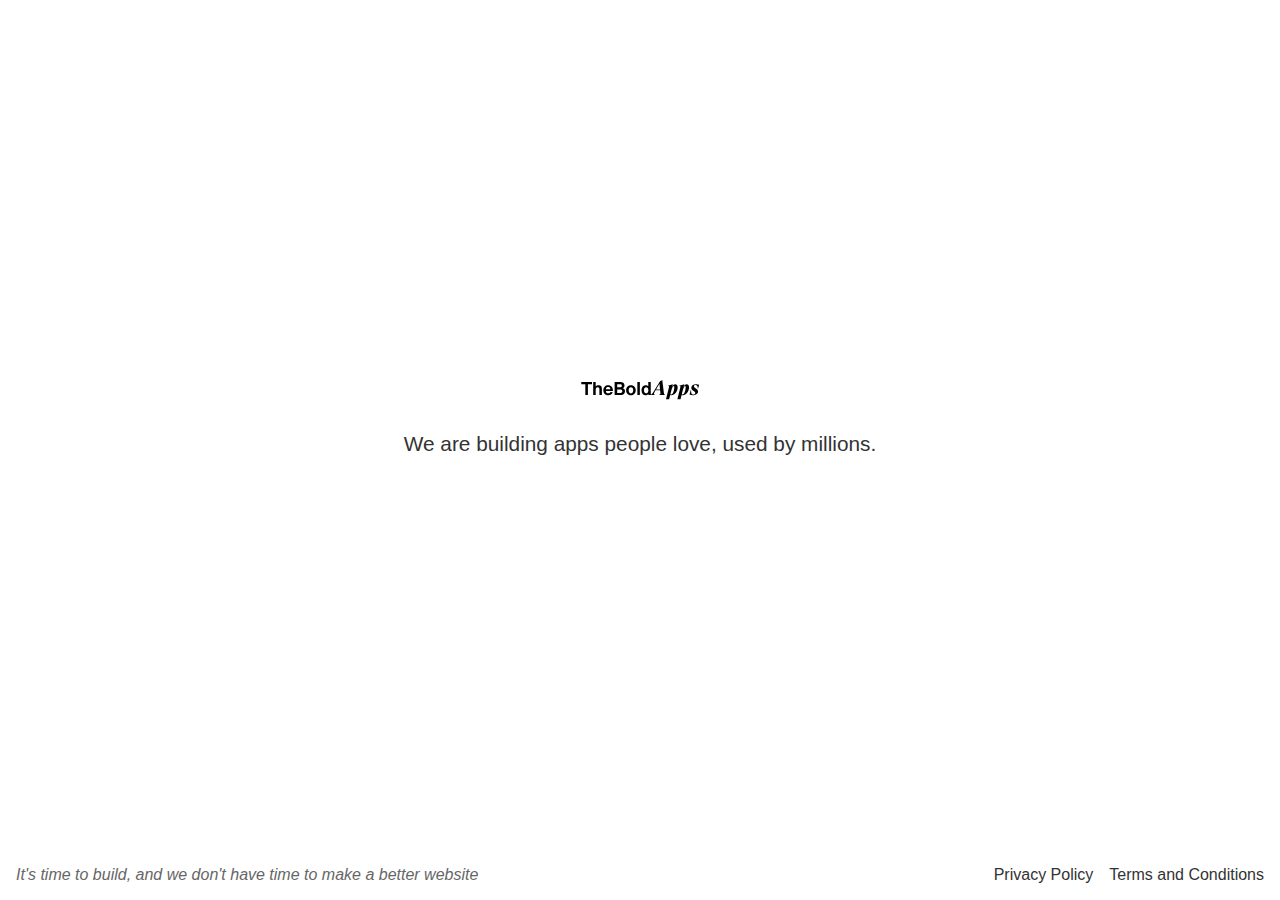
<file: index.html>
<!DOCTYPE html>
<html lang="en">
<head>
    <meta charset="UTF-8">
    <meta name="viewport" content="width=device-width, initial-scale=1.0">
    <title>The Bold Apps</title>
    <meta name="description" content="We build apps that go big.">
    <meta name="keywords" content="app,venture studio, mobile apps, software, technology, innovation">
    <link rel="stylesheet" href="styles.css">
    <link rel="icon" href="favicon.png" type="image/png">

        <!-- Open Graph Meta Tags -->
        <meta property="og:title" content="The Bold Apps">
        <meta property="og:description" content="We build apps that go big.">
        <meta property="og:image" content="https://theboldapps.com/og-image.png">
        <meta property="og:url" content="https://theboldapps.com/">
        <meta property="og:type" content="website">

</head>
<body>
    <main>
        <img src="logo.svg" alt="TheBoldApp Logo" class="logo">
        <h1 class="subtitle">We are building apps people love, used by millions.</h1>
    </main>
    <footer>
        <p class="quote">It's time to build, and we don't have time to make a better website</p>
        <nav>
            <a href="privacy-policy.html">Privacy Policy</a>
            <a href="terms-and-conditions.html">Terms and Conditions</a>
        </nav>
    </footer>
</body>
</html>
</file>
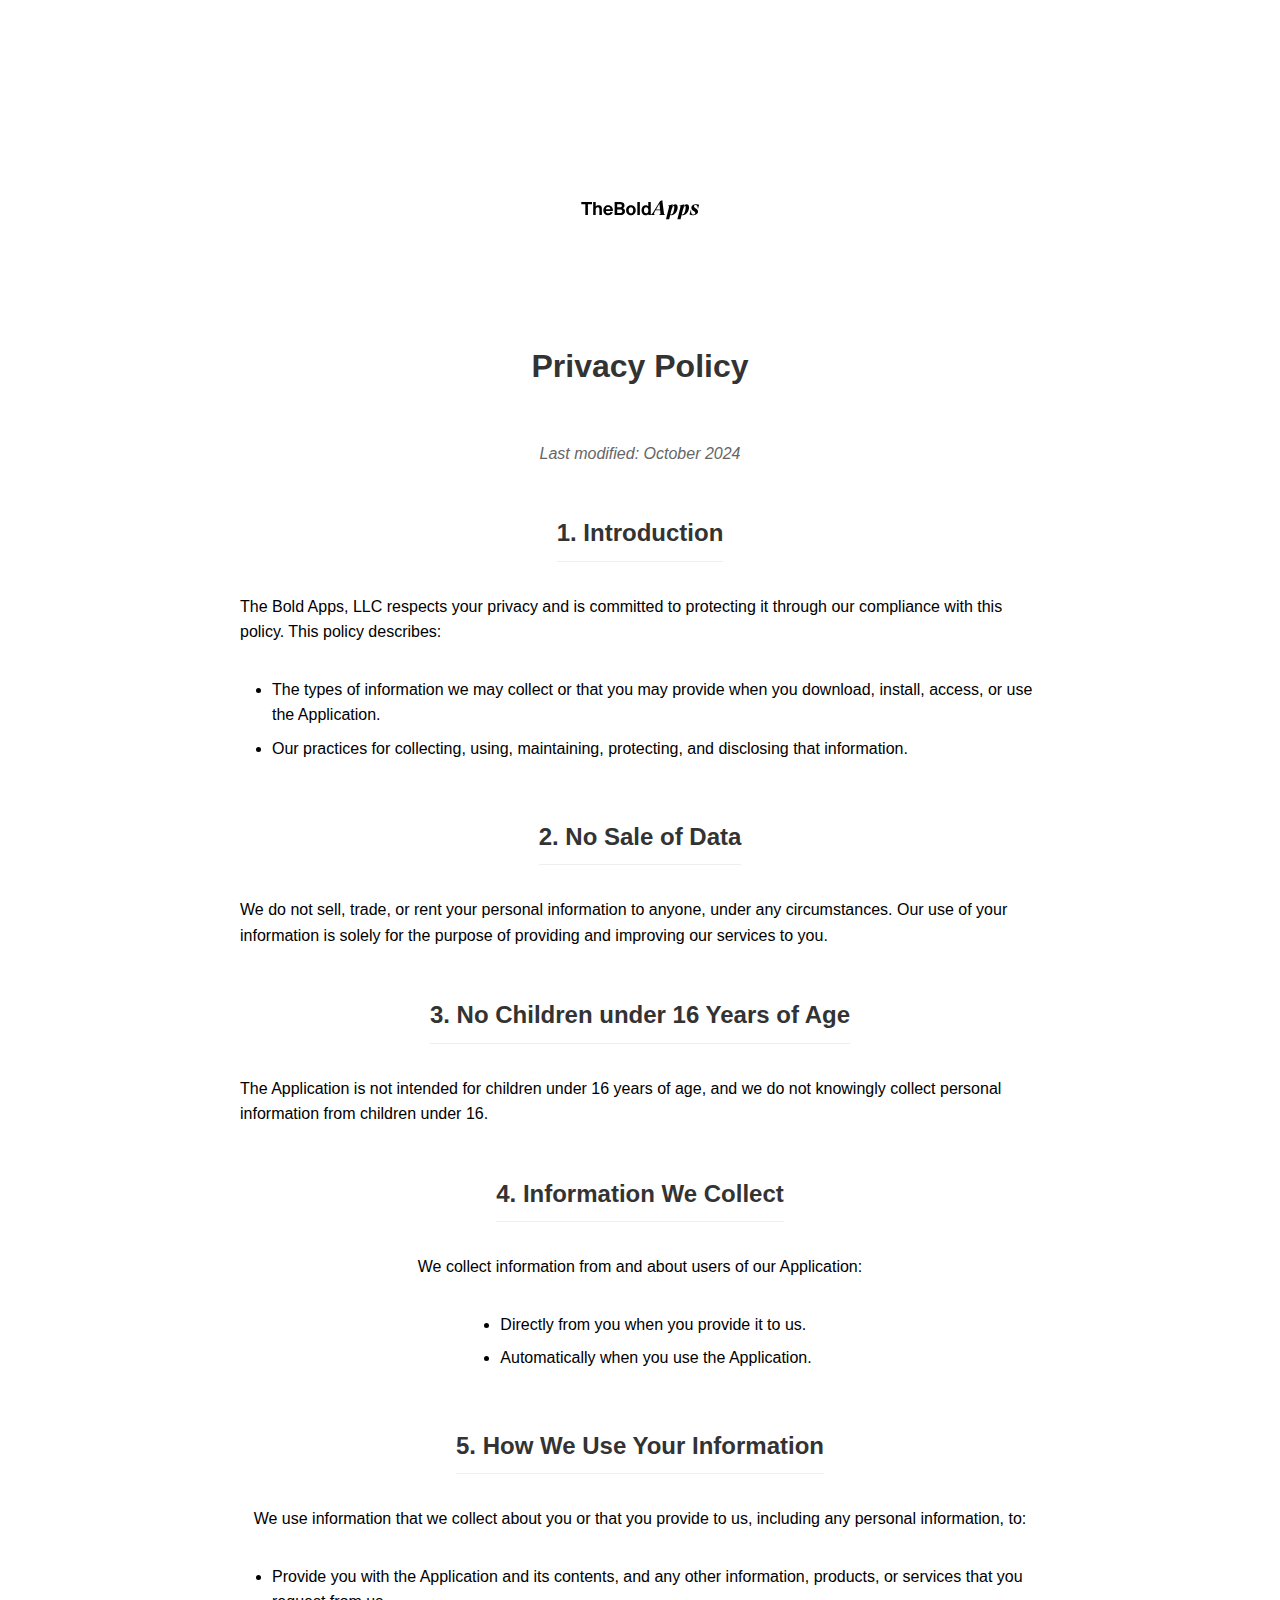
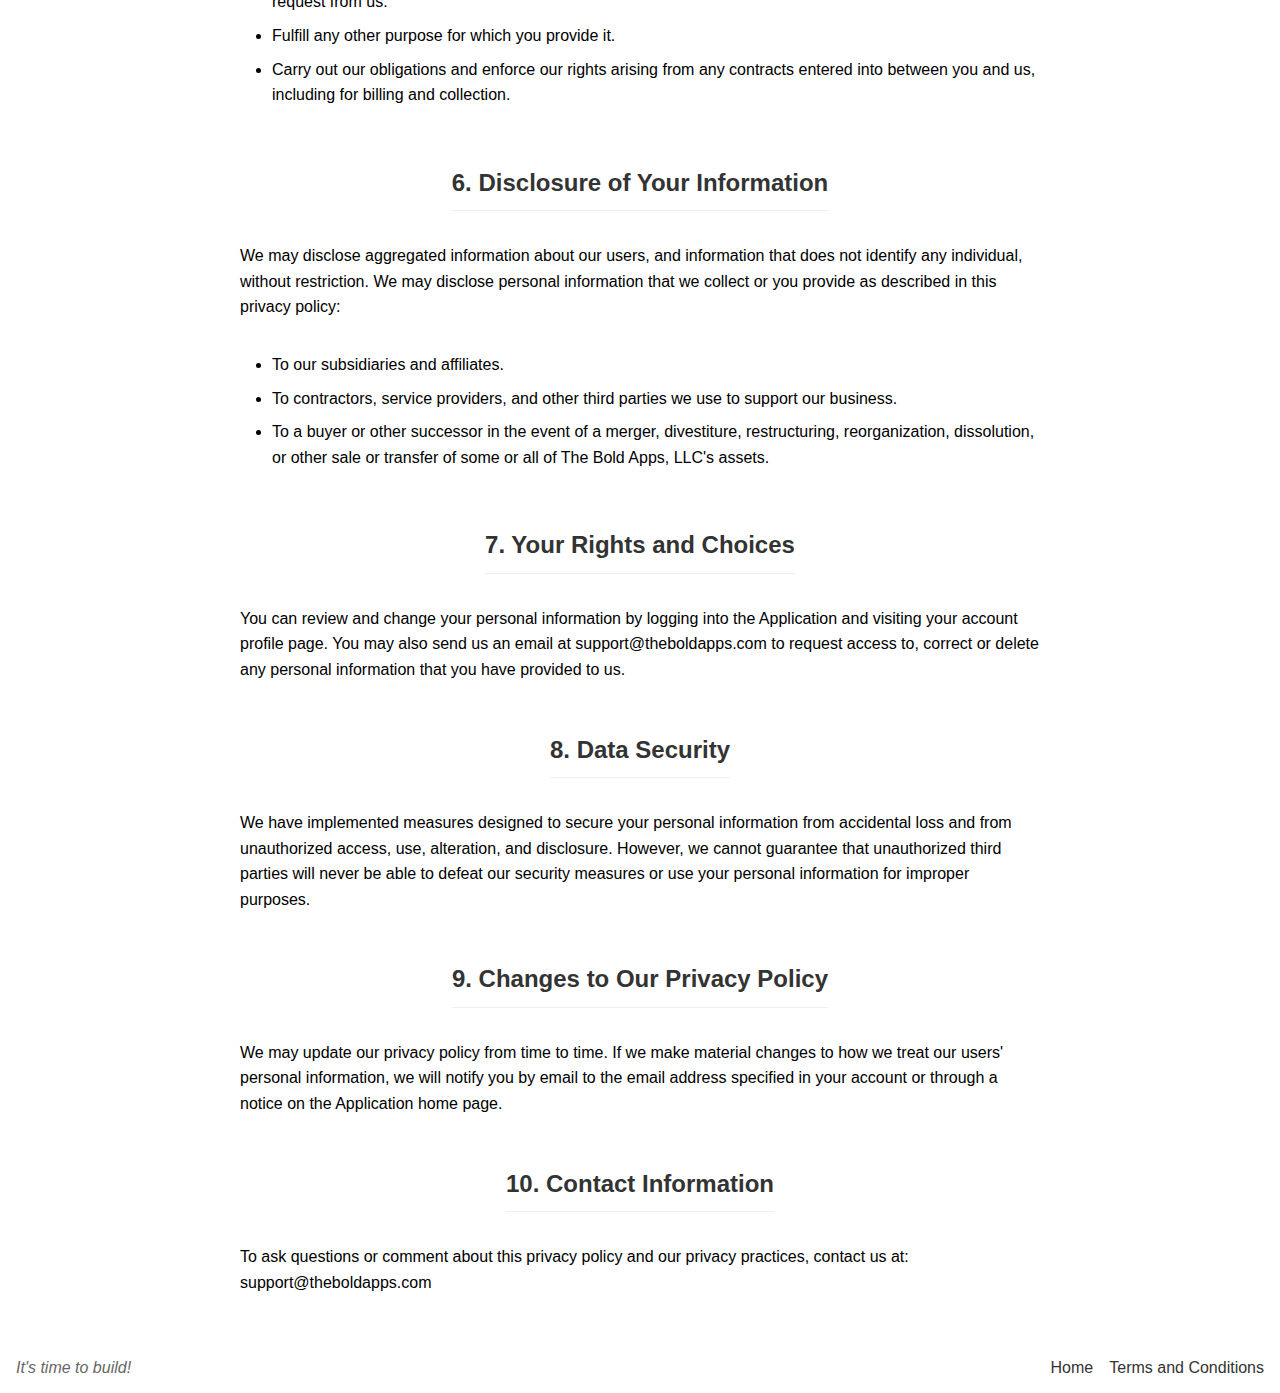
<file: privacy-policy.html>
<!DOCTYPE html>
<html lang="en">
<head>
    <meta charset="UTF-8">
    <meta name="viewport" content="width=device-width, initial-scale=1.0">
    <title>Privacy Policy - The Bold Apps</title>
    <link rel="stylesheet" href="styles.css">
    <link rel="icon" href="favicon.png" type="image/png">

</head>
<body>
    <header class="sticky-header">
        <a href="index.html" class="logo-link">
            <img src="logo.svg" alt="TheBoldApp Logo" class="logo">
        </a>
    </header>
    <div class="logo-container">
        <a href="index.html">
            <img src="logo.svg" alt="TheBoldApp Logo" class="logo">
        </a>
    </div>
    <main class="policy-main">
        <h1>Privacy Policy</h1>
        <p class="last-modified">Last modified: October 2024</p>

        <!-- Content sections -->
        <h2>1. Introduction</h2>
        <p>The Bold Apps, LLC respects your privacy and is committed to protecting it through our compliance with this policy. This policy describes:</p>
        <ul>
            <li>The types of information we may collect or that you may provide when you download, install, access, or use the Application.</li>
            <li>Our practices for collecting, using, maintaining, protecting, and disclosing that information.</li>
        </ul>

        <h2>2. No Sale of Data</h2>
        <p>We do not sell, trade, or rent your personal information to anyone, under any circumstances. Our use of your information is solely for the purpose of providing and improving our services to you.</p>

        <h2>3. No Children under 16 Years of Age</h2>
        <p>The Application is not intended for children under 16 years of age, and we do not knowingly collect personal information from children under 16.</p>

        <h2>4. Information We Collect</h2>
        <p>We collect information from and about users of our Application:</p>
        <ul>
            <li>Directly from you when you provide it to us.</li>
            <li>Automatically when you use the Application.</li>
        </ul>

        <h2>5. How We Use Your Information</h2>
        <p>We use information that we collect about you or that you provide to us, including any personal information, to:</p>
        <ul>
            <li>Provide you with the Application and its contents, and any other information, products, or services that you request from us.</li>
            <li>Fulfill any other purpose for which you provide it.</li>
            <li>Carry out our obligations and enforce our rights arising from any contracts entered into between you and us, including for billing and collection.</li>
        </ul>

        <h2>6. Disclosure of Your Information</h2>
        <p>We may disclose aggregated information about our users, and information that does not identify any individual, without restriction. We may disclose personal information that we collect or you provide as described in this privacy policy:</p>
        <ul>
            <li>To our subsidiaries and affiliates.</li>
            <li>To contractors, service providers, and other third parties we use to support our business.</li>
            <li>To a buyer or other successor in the event of a merger, divestiture, restructuring, reorganization, dissolution, or other sale or transfer of some or all of The Bold Apps, LLC's assets.</li>
        </ul>

        <h2>7. Your Rights and Choices</h2>
        <p>You can review and change your personal information by logging into the Application and visiting your account profile page. You may also send us an email at support@theboldapps.com to request access to, correct or delete any personal information that you have provided to us.</p>

        <h2>8. Data Security</h2>
        <p>We have implemented measures designed to secure your personal information from accidental loss and from unauthorized access, use, alteration, and disclosure. However, we cannot guarantee that unauthorized third parties will never be able to defeat our security measures or use your personal information for improper purposes.</p>

        <h2>9. Changes to Our Privacy Policy</h2>
        <p>We may update our privacy policy from time to time. If we make material changes to how we treat our users' personal information, we will notify you by email to the email address specified in your account or through a notice on the Application home page.</p>

        <h2>10. Contact Information</h2>
        <p>To ask questions or comment about this privacy policy and our privacy practices, contact us at: support@theboldapps.com</p>
    </main>
    <footer>
        <p class="quote">It's time to build!</p>
        <nav>
            <a href="index.html">Home</a>
            <a href="terms-and-conditions.html">Terms and Conditions</a>
        </nav>
    </footer>
    <script src="policy-script.js"></script>
</body>
</html>
</file>
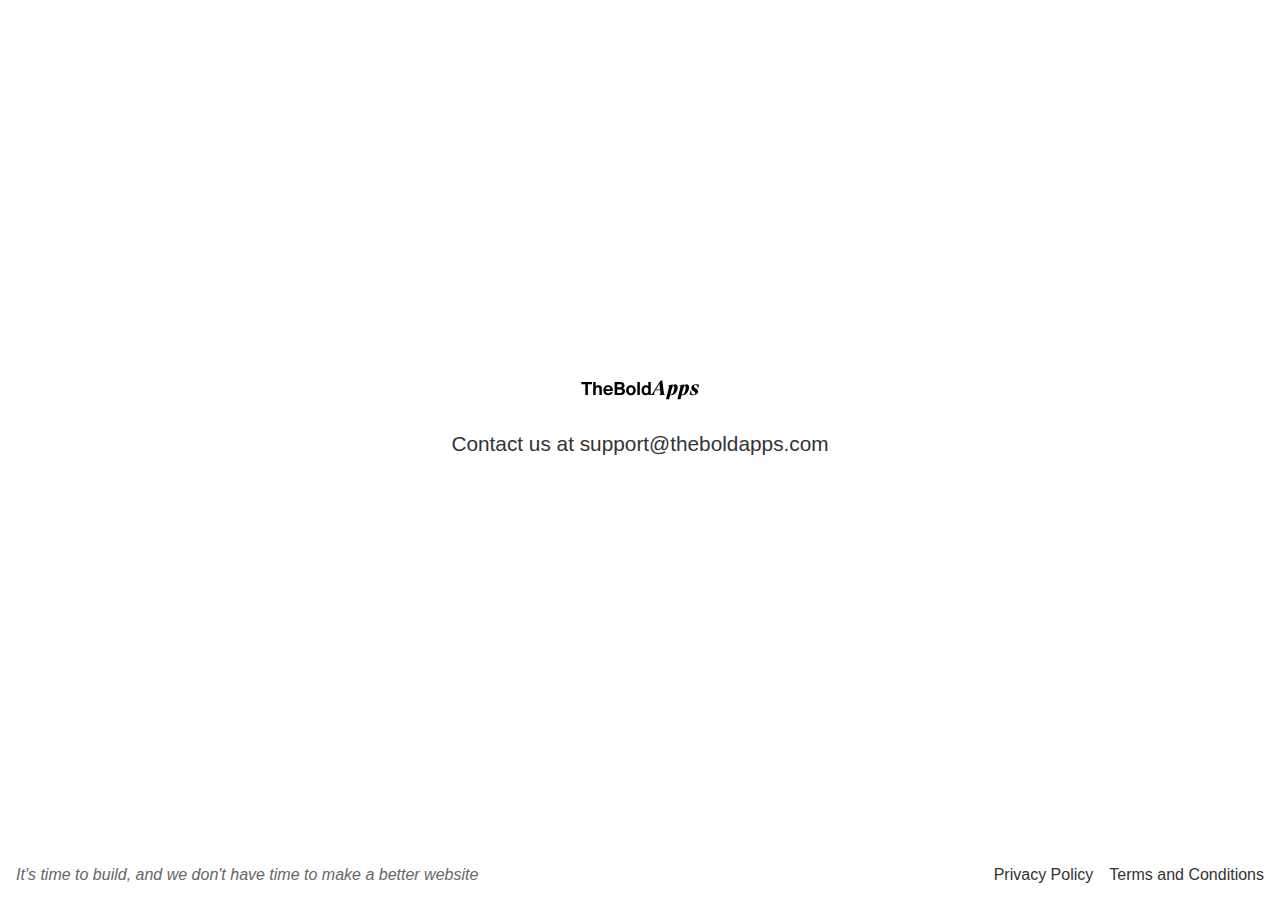
<file: support.html>
<!DOCTYPE html>
<html lang="en">
<head>
    <meta charset="UTF-8">
    <meta name="viewport" content="width=device-width, initial-scale=1.0">
    <title>The Bold Apps</title>
    <meta name="description" content="We build apps that go big.">
    <meta name="keywords" content="app,venture studio, mobile apps, software, technology, innovation">
    <link rel="stylesheet" href="styles.css">
    <link rel="icon" href="favicon.png" type="image/png">

        <!-- Open Graph Meta Tags -->
        <meta property="og:title" content="The Bold Apps">
        <meta property="og:description" content="We build apps that go big.">
        <meta property="og:image" content="https://theboldapps.com/og-image.png">
        <meta property="og:url" content="https://theboldapps.com/">
        <meta property="og:type" content="website">

</head>
<body>
    <main>
        <img src="logo.svg" alt="TheBoldApp Logo" class="logo">
        <h1 class="subtitle">Contact us at support@theboldapps.com</h1>
    </main>
    <footer>
        <p class="quote">It's time to build, and we don't have time to make a better website</p>
        <nav>
            <a href="privacy-policy.html">Privacy Policy</a>
            <a href="terms-and-conditions.html">Terms and Conditions</a>
        </nav>
    </footer>
</body>
</html>
</file>
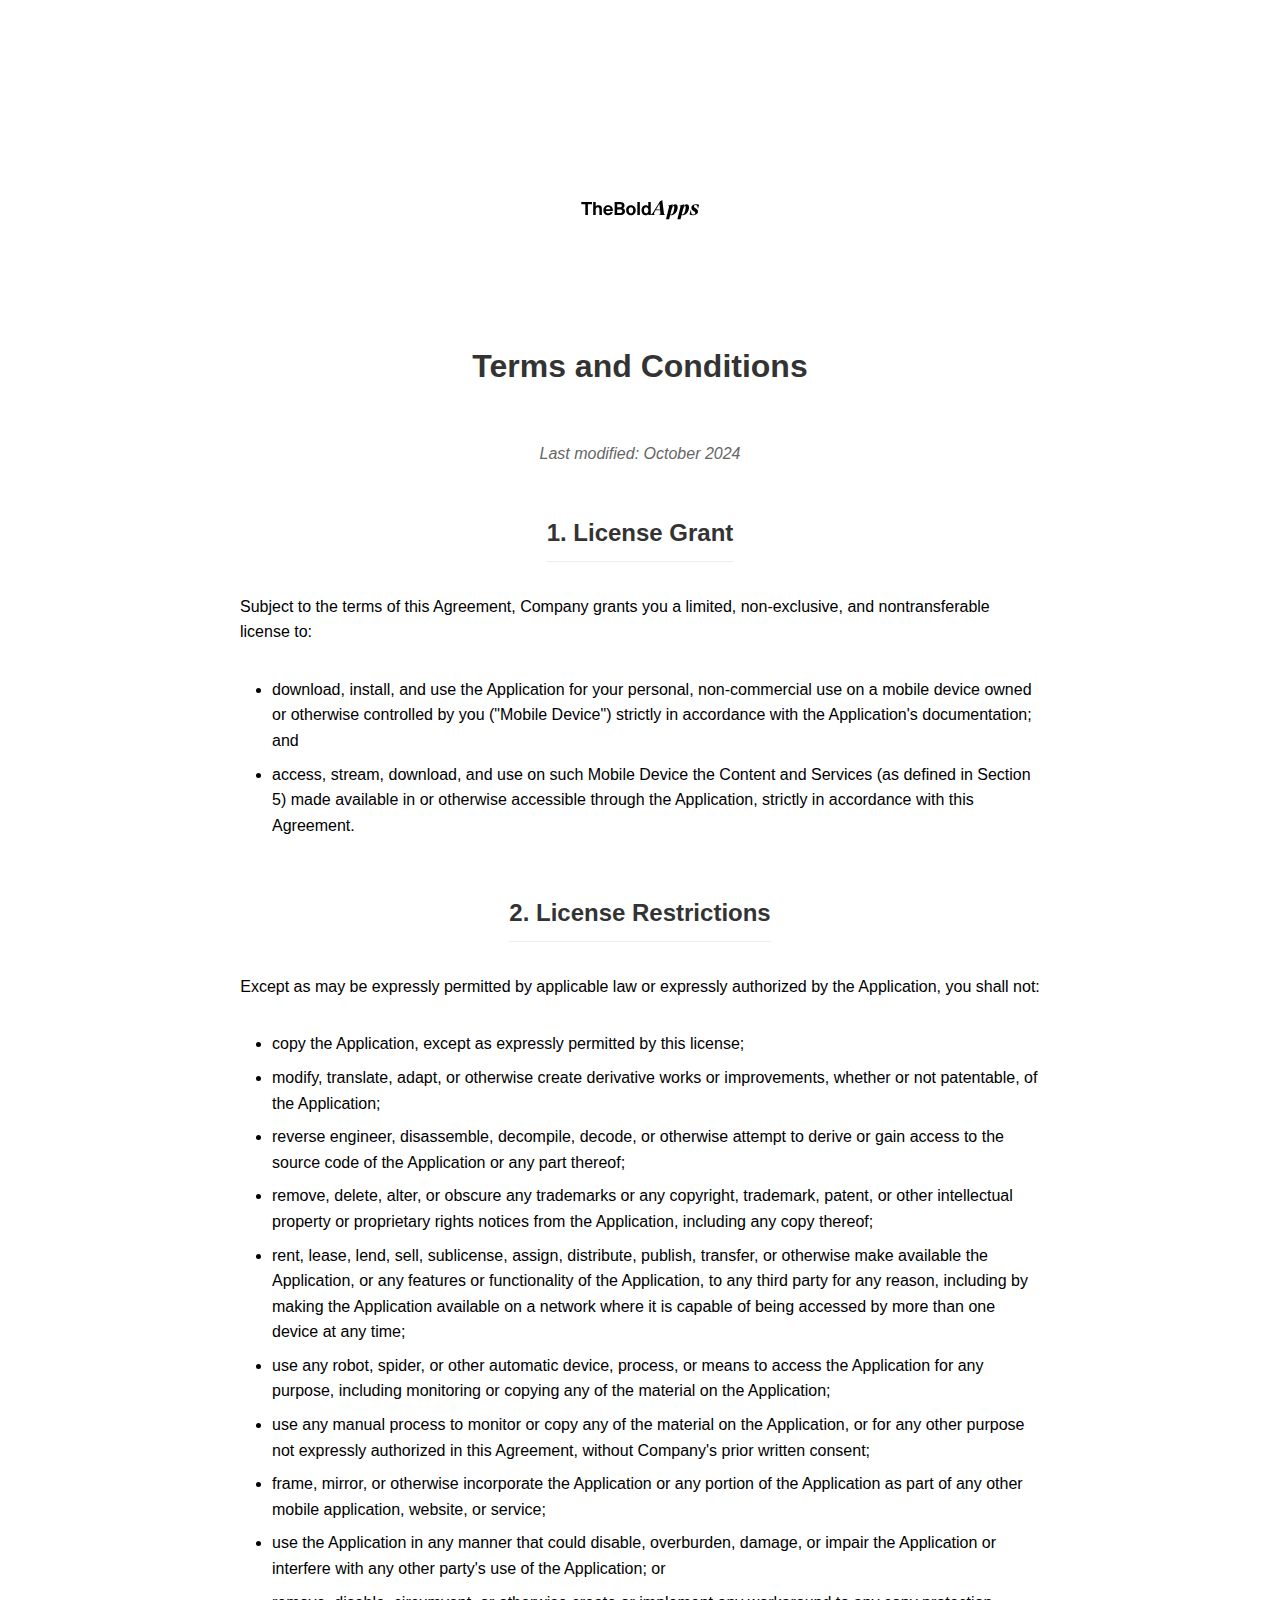
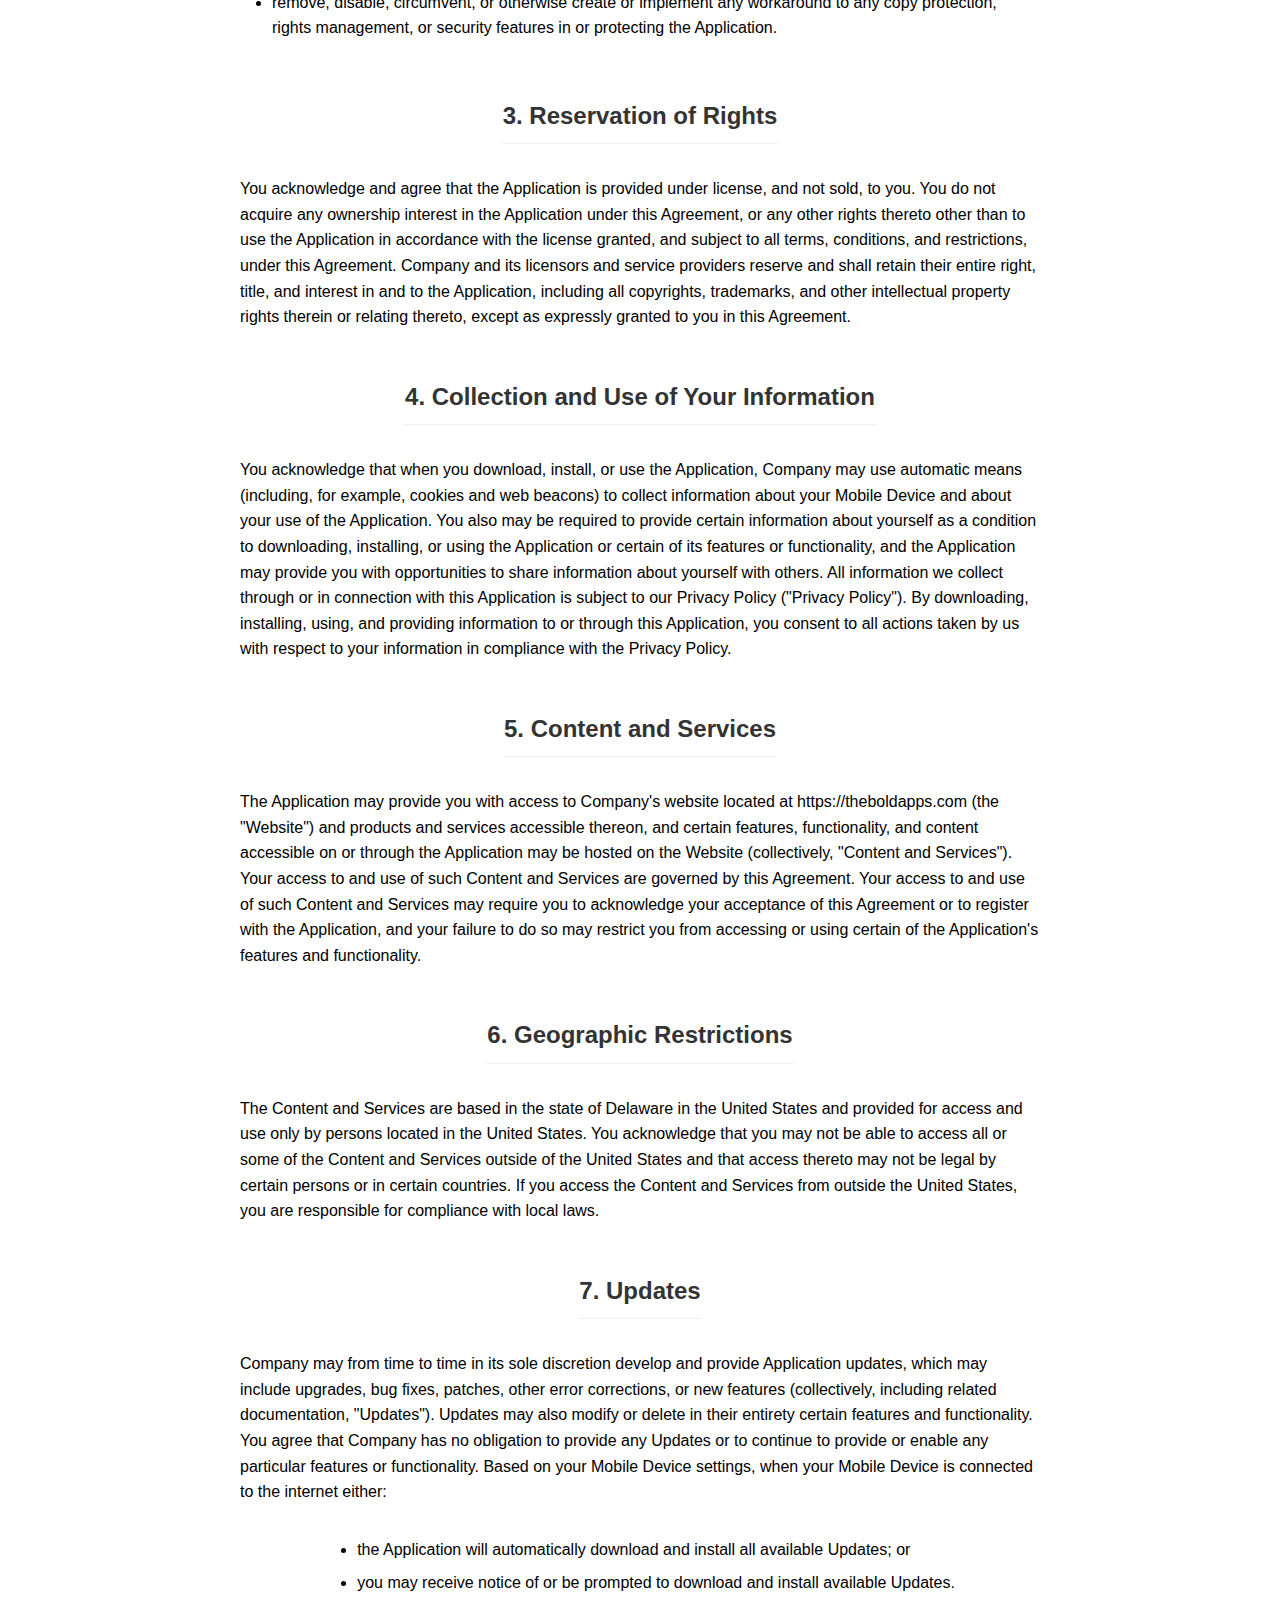
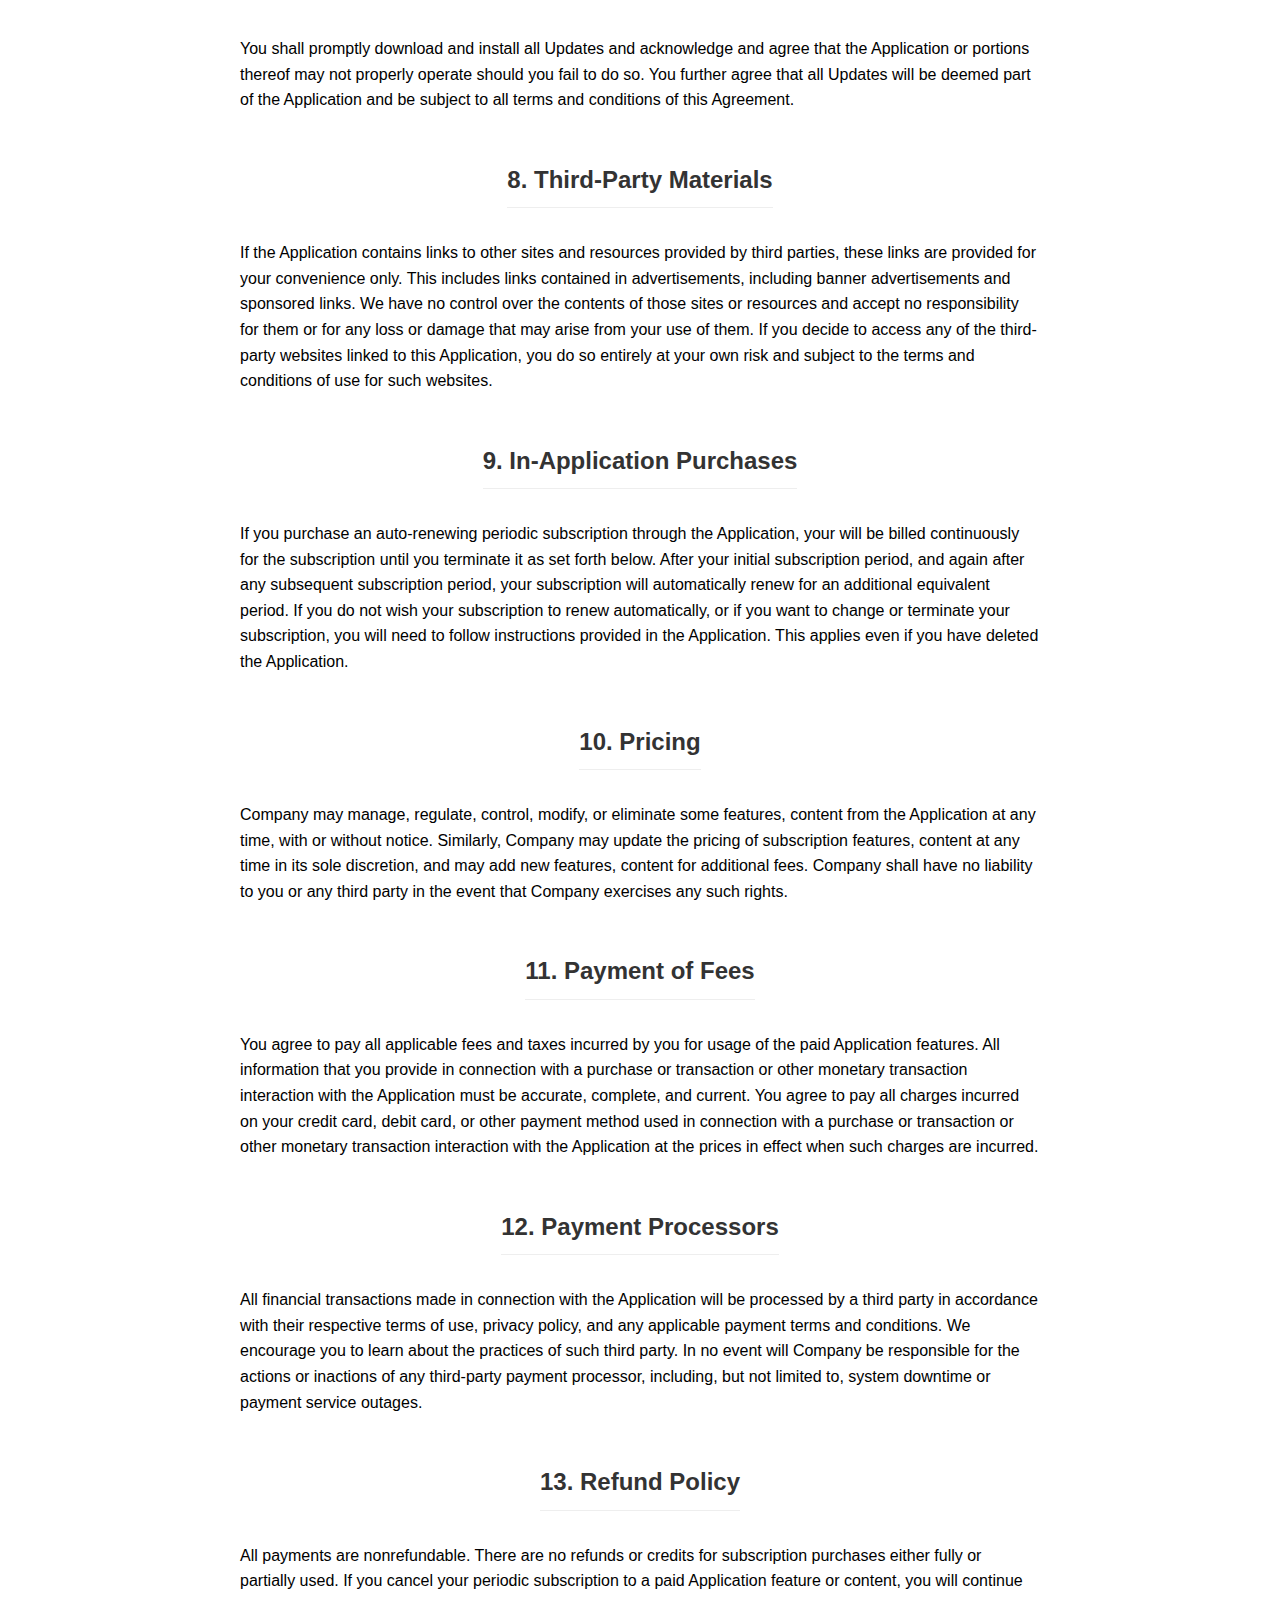
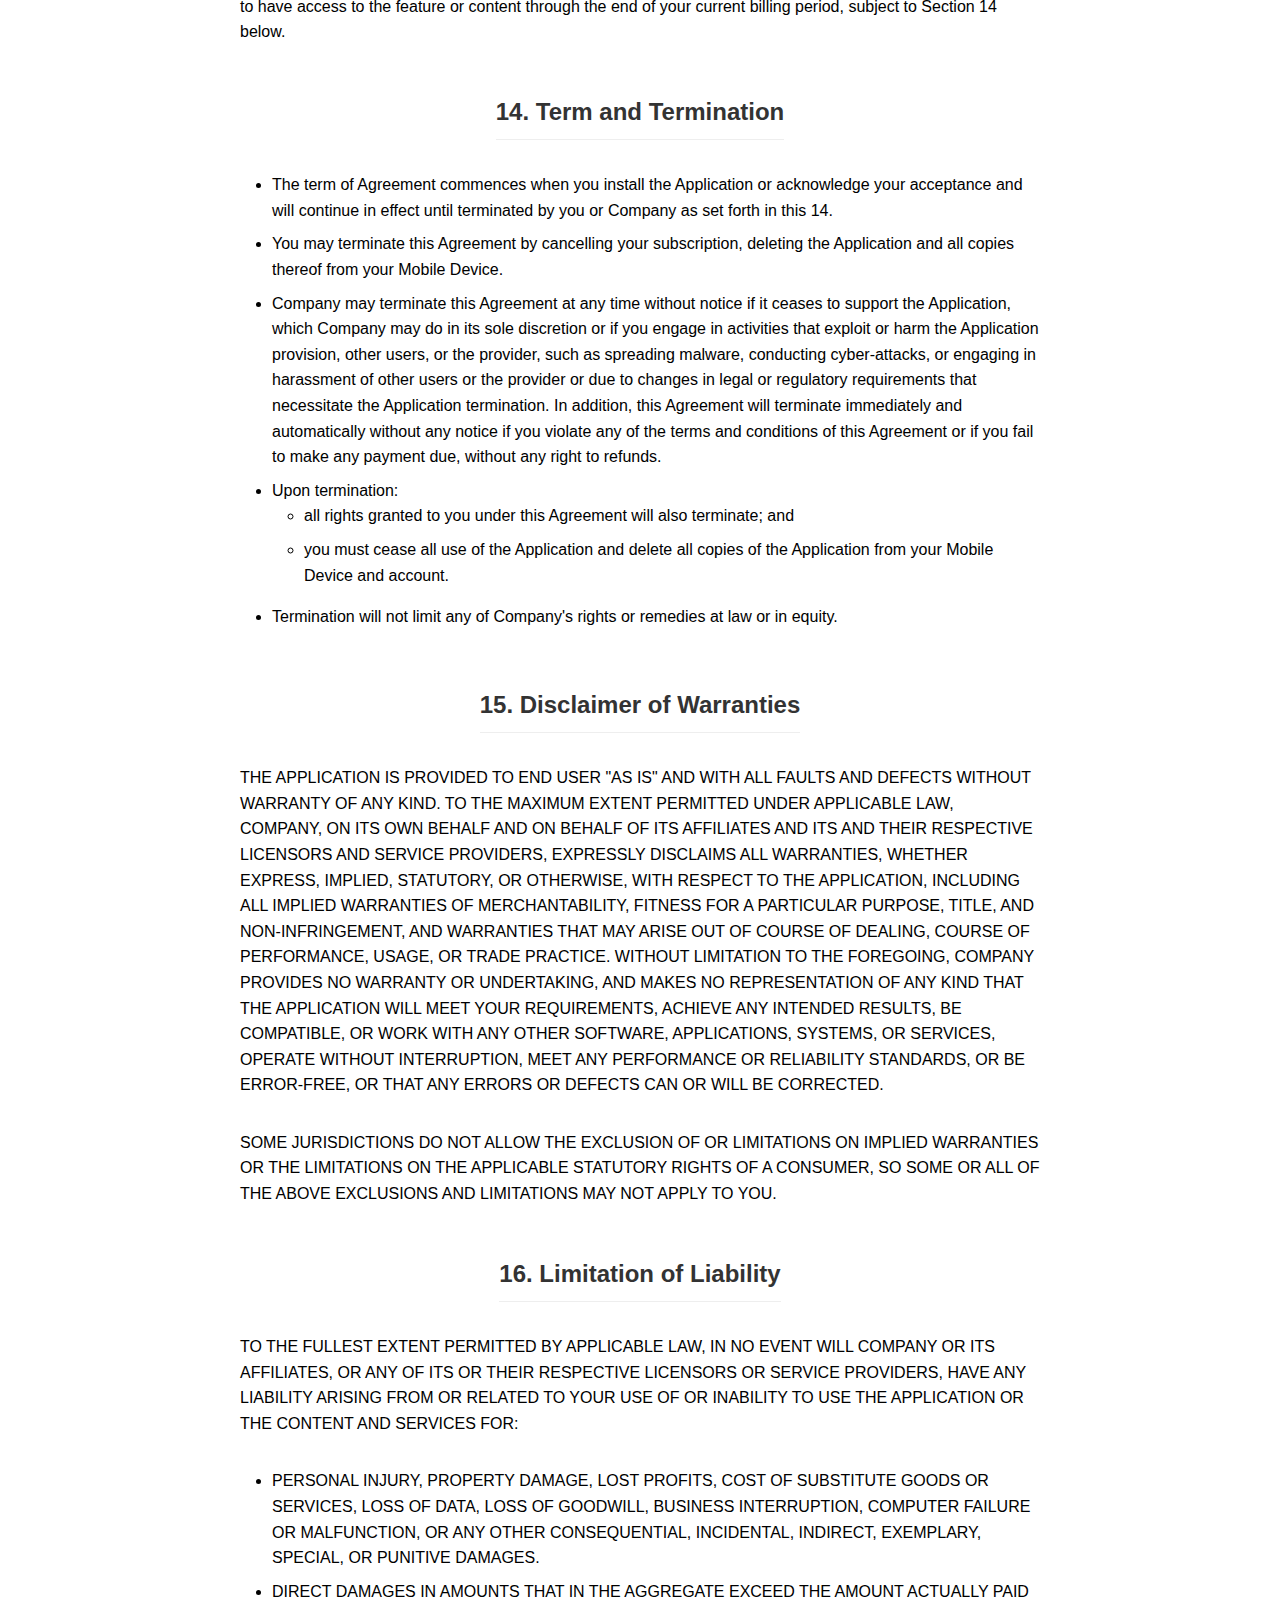
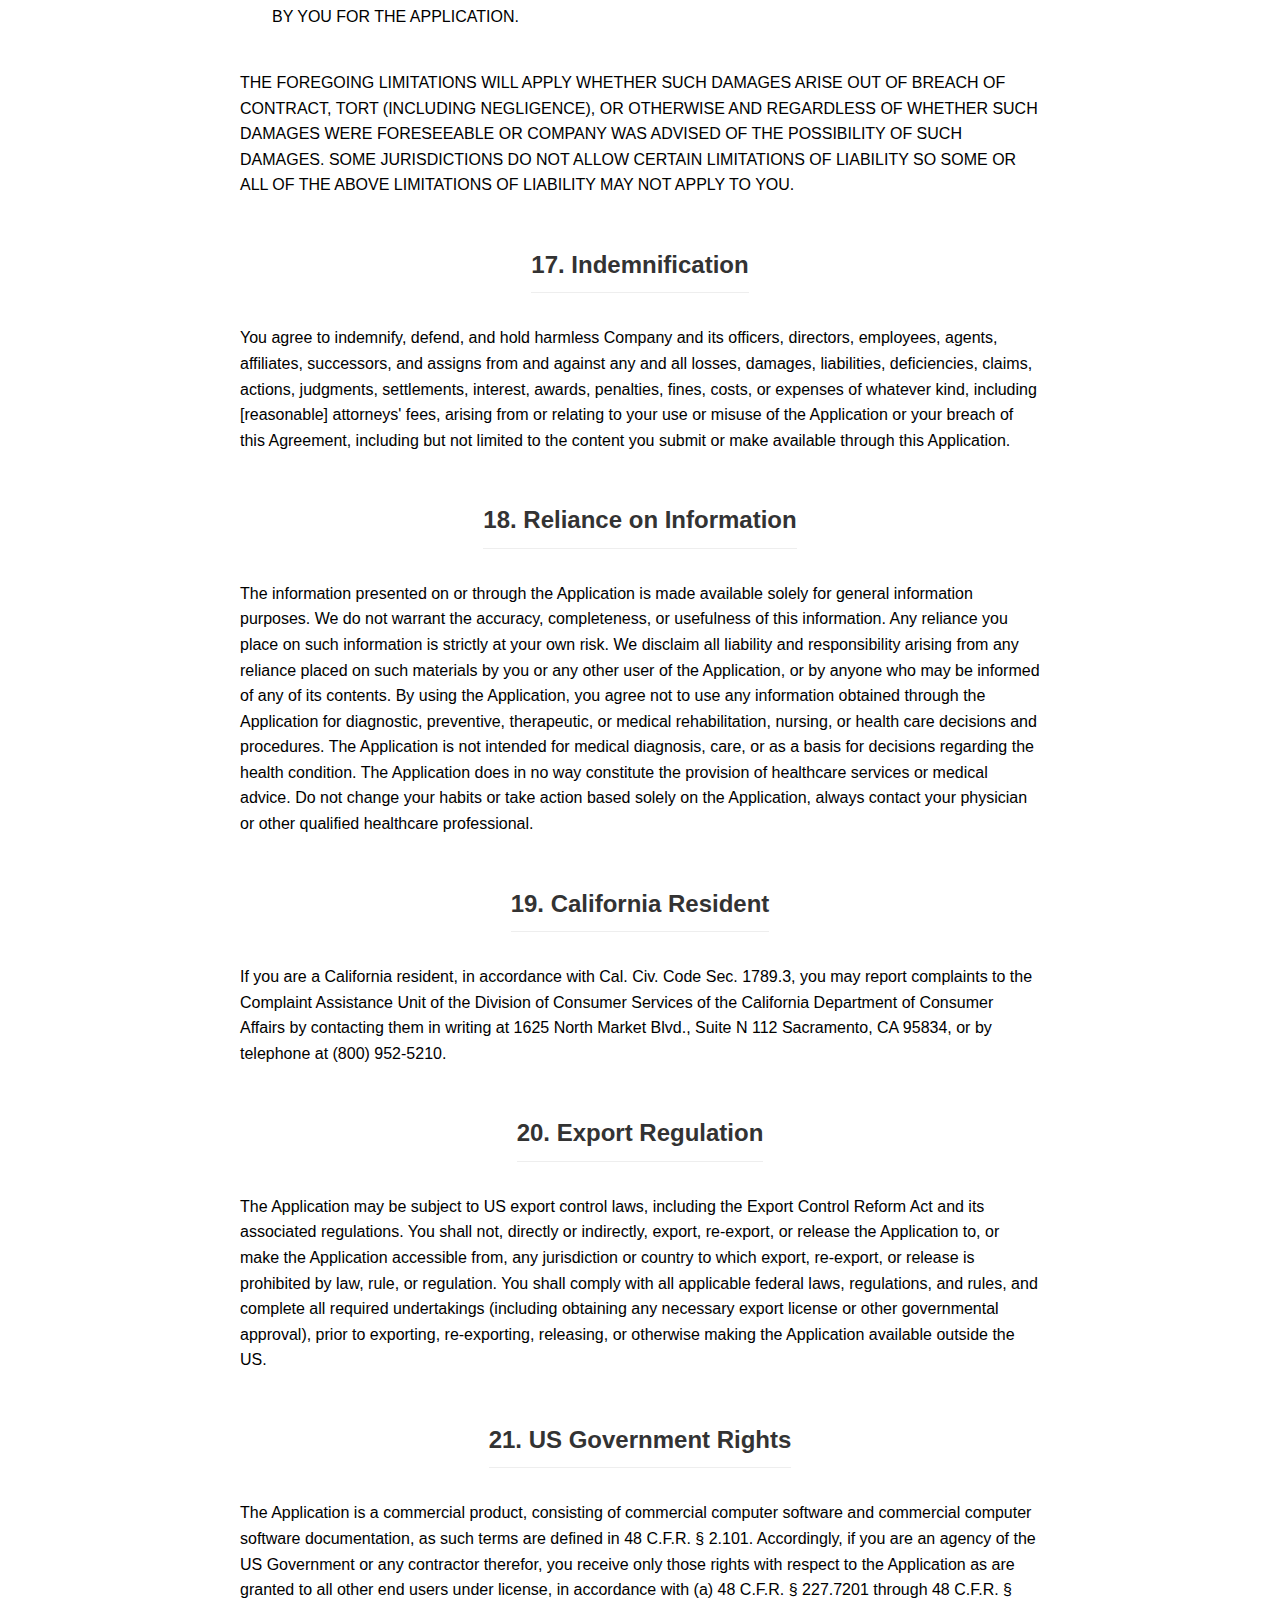
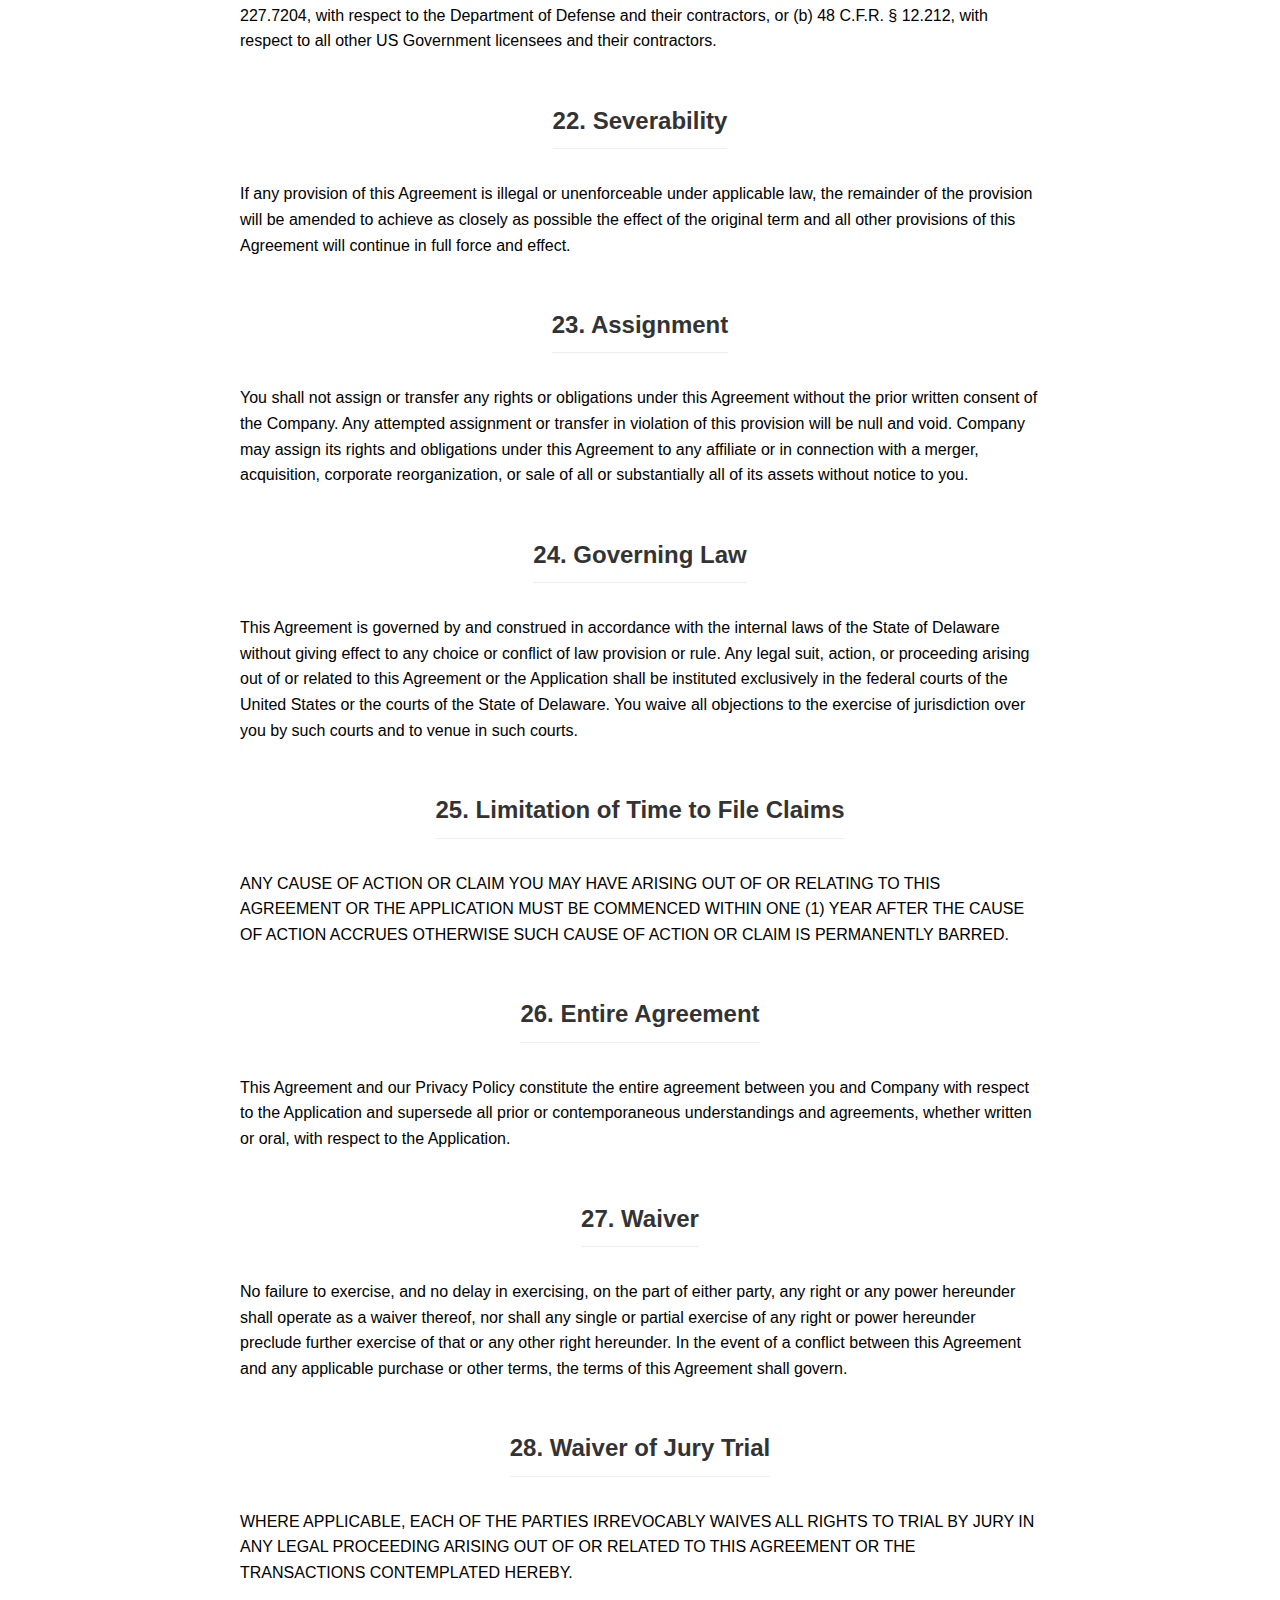
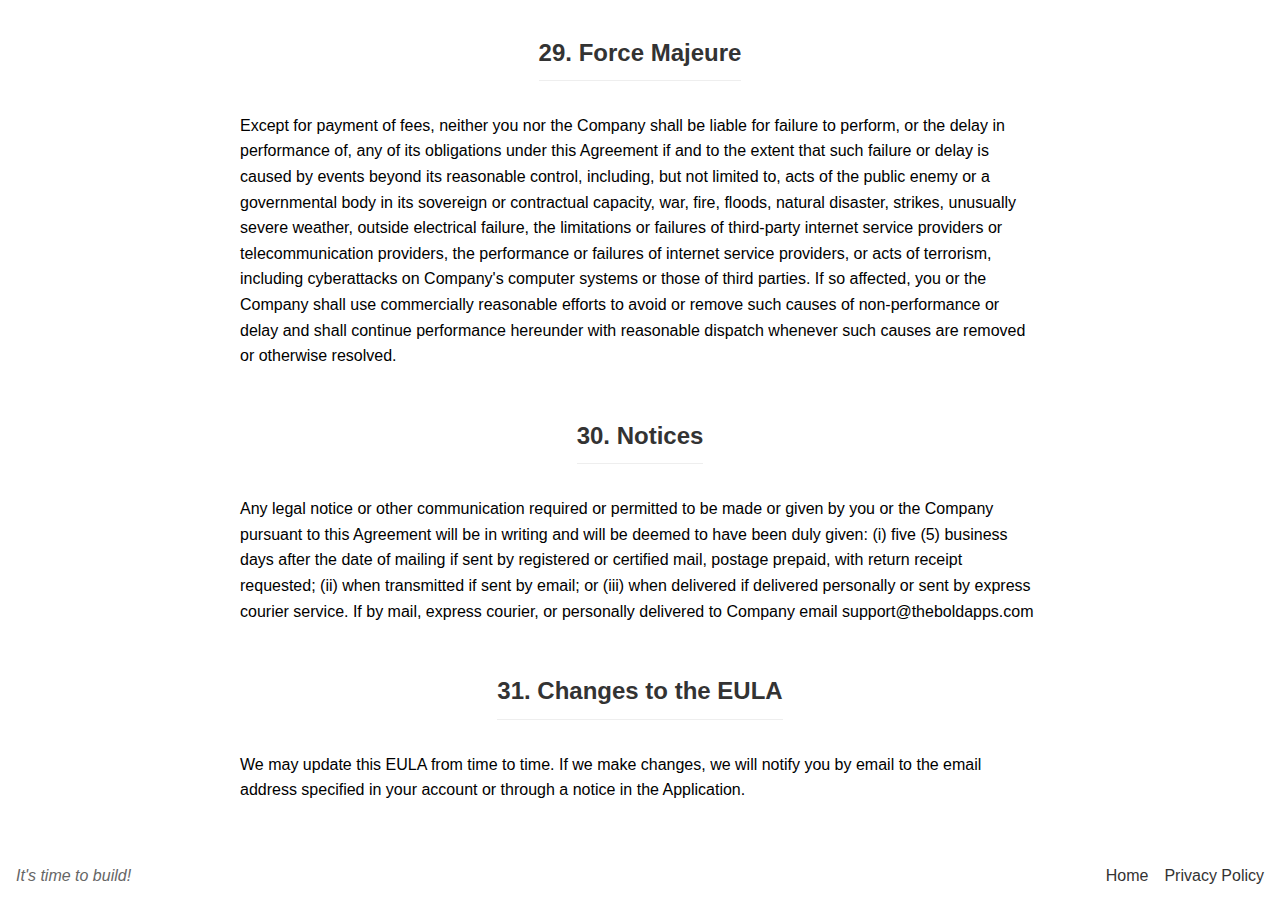
<file: terms-and-conditions.html>
<!DOCTYPE html>
<html lang="en">
<head>
    <meta charset="UTF-8">
    <meta name="viewport" content="width=device-width, initial-scale=1.0">
    <title>Terms and Conditions - The Bold Apps</title>
    <link rel="stylesheet" href="styles.css">
    <link rel="icon" href="favicon.png" type="image/png">
</head>
<body>
    <header class="sticky-header">
        <a href="index.html" class="logo-link">
            <img src="logo.svg" alt="TheBoldApp Logo" class="logo">
        </a>
    </header>
    <div class="logo-container">
        <a href="index.html">
            <img src="logo.svg" alt="TheBoldApp Logo" class="logo">
        </a>
    </div>
    <main class="policy-main">
        <h1>Terms and Conditions</h1>
        <p class="last-modified">Last modified: October 2024</p>

        <!-- Content sections -->
        <h2>1. License Grant</h2>
        <p>Subject to the terms of this Agreement, Company grants you a limited, non-exclusive, and nontransferable license to:</p>
        <ul>
            <li>download, install, and use the Application for your personal, non-commercial use on a mobile device owned or otherwise controlled by you ("Mobile Device") strictly in accordance with the Application's documentation; and</li>
            <li>access, stream, download, and use on such Mobile Device the Content and Services (as defined in Section 5) made available in or otherwise accessible through the Application, strictly in accordance with this Agreement.</li>
        </ul>
    
        <h2>2. License Restrictions</h2>
        <p>Except as may be expressly permitted by applicable law or expressly authorized by the Application, you shall not:</p>
        <ul>
            <li>copy the Application, except as expressly permitted by this license;</li>
            <li>modify, translate, adapt, or otherwise create derivative works or improvements, whether or not patentable, of the Application;</li>
            <li>reverse engineer, disassemble, decompile, decode, or otherwise attempt to derive or gain access to the source code of the Application or any part thereof;</li>
            <li>remove, delete, alter, or obscure any trademarks or any copyright, trademark, patent, or other intellectual property or proprietary rights notices from the Application, including any copy thereof;</li>
            <li>rent, lease, lend, sell, sublicense, assign, distribute, publish, transfer, or otherwise make available the Application, or any features or functionality of the Application, to any third party for any reason, including by making the Application available on a network where it is capable of being accessed by more than one device at any time;</li>
            <li>use any robot, spider, or other automatic device, process, or means to access the Application for any purpose, including monitoring or copying any of the material on the Application;</li>
            <li>use any manual process to monitor or copy any of the material on the Application, or for any other purpose not expressly authorized in this Agreement, without Company's prior written consent;</li>
            <li>frame, mirror, or otherwise incorporate the Application or any portion of the Application as part of any other mobile application, website, or service;</li>
            <li>use the Application in any manner that could disable, overburden, damage, or impair the Application or interfere with any other party's use of the Application; or</li>
            <li>remove, disable, circumvent, or otherwise create or implement any workaround to any copy protection, rights management, or security features in or protecting the Application.</li>
        </ul>
    
        <h2>3. Reservation of Rights</h2>
        <p>You acknowledge and agree that the Application is provided under license, and not sold, to you. You do not acquire any ownership interest in the Application under this Agreement, or any other rights thereto other than to use the Application in accordance with the license granted, and subject to all terms, conditions, and restrictions, under this Agreement. Company and its licensors and service providers reserve and shall retain their entire right, title, and interest in and to the Application, including all copyrights, trademarks, and other intellectual property rights therein or relating thereto, except as expressly granted to you in this Agreement.</p>
    
        <h2>4. Collection and Use of Your Information</h2>
        <p>You acknowledge that when you download, install, or use the Application, Company may use automatic means (including, for example, cookies and web beacons) to collect information about your Mobile Device and about your use of the Application. You also may be required to provide certain information about yourself as a condition to downloading, installing, or using the Application or certain of its features or functionality, and the Application may provide you with opportunities to share information about yourself with others. All information we collect through or in connection with this Application is subject to our Privacy Policy ("Privacy Policy"). By downloading, installing, using, and providing information to or through this Application, you consent to all actions taken by us with respect to your information in compliance with the Privacy Policy.</p>
    
        <h2>5. Content and Services</h2>
        <p>The Application may provide you with access to Company's website located at https://theboldapps.com (the "Website") and products and services accessible thereon, and certain features, functionality, and content accessible on or through the Application may be hosted on the Website (collectively, "Content and Services"). Your access to and use of such Content and Services are governed by this Agreement. Your access to and use of such Content and Services may require you to acknowledge your acceptance of this Agreement or to register with the Application, and your failure to do so may restrict you from accessing or using certain of the Application's features and functionality.</p>
    
        <h2>6. Geographic Restrictions</h2>
        <p>The Content and Services are based in the state of Delaware in the United States and provided for access and use only by persons located in the United States. You acknowledge that you may not be able to access all or some of the Content and Services outside of the United States and that access thereto may not be legal by certain persons or in certain countries. If you access the Content and Services from outside the United States, you are responsible for compliance with local laws.</p>
    
        <h2>7. Updates</h2>
        <p>Company may from time to time in its sole discretion develop and provide Application updates, which may include upgrades, bug fixes, patches, other error corrections, or new features (collectively, including related documentation, "Updates"). Updates may also modify or delete in their entirety certain features and functionality. You agree that Company has no obligation to provide any Updates or to continue to provide or enable any particular features or functionality. Based on your Mobile Device settings, when your Mobile Device is connected to the internet either:</p>
        <ul>
            <li>the Application will automatically download and install all available Updates; or</li>
            <li>you may receive notice of or be prompted to download and install available Updates.</li>
        </ul>
        <p>You shall promptly download and install all Updates and acknowledge and agree that the Application or portions thereof may not properly operate should you fail to do so. You further agree that all Updates will be deemed part of the Application and be subject to all terms and conditions of this Agreement.</p>
    
        <h2>8. Third-Party Materials</h2>
        <p>If the Application contains links to other sites and resources provided by third parties, these links are provided for your convenience only. This includes links contained in advertisements, including banner advertisements and sponsored links. We have no control over the contents of those sites or resources and accept no responsibility for them or for any loss or damage that may arise from your use of them. If you decide to access any of the third-party websites linked to this Application, you do so entirely at your own risk and subject to the terms and conditions of use for such websites.</p>
    
        <h2>9. In-Application Purchases</h2>
        <p>If you purchase an auto-renewing periodic subscription through the Application, your will be billed continuously for the subscription until you terminate it as set forth below. After your initial subscription period, and again after any subsequent subscription period, your subscription will automatically renew for an additional equivalent period. If you do not wish your subscription to renew automatically, or if you want to change or terminate your subscription, you will need to follow instructions provided in the Application. This applies even if you have deleted the Application.</p>
    
        <h2>10. Pricing</h2>
        <p>Company may manage, regulate, control, modify, or eliminate some features, content from the Application at any time, with or without notice. Similarly, Company may update the pricing of subscription features, content at any time in its sole discretion, and may add new features, content for additional fees. Company shall have no liability to you or any third party in the event that Company exercises any such rights.</p>
    
        <h2>11. Payment of Fees</h2>
        <p>You agree to pay all applicable fees and taxes incurred by you for usage of the paid Application features. All information that you provide in connection with a purchase or transaction or other monetary transaction interaction with the Application must be accurate, complete, and current. You agree to pay all charges incurred on your credit card, debit card, or other payment method used in connection with a purchase or transaction or other monetary transaction interaction with the Application at the prices in effect when such charges are incurred.</p>
    
        <h2>12. Payment Processors</h2>
        <p>All financial transactions made in connection with the Application will be processed by a third party in accordance with their respective terms of use, privacy policy, and any applicable payment terms and conditions. We encourage you to learn about the practices of such third party. In no event will Company be responsible for the actions or inactions of any third-party payment processor, including, but not limited to, system downtime or payment service outages.</p>
    
        <h2>13. Refund Policy</h2>
        <p>All payments are nonrefundable. There are no refunds or credits for subscription purchases either fully or partially used. If you cancel your periodic subscription to a paid Application feature or content, you will continue to have access to the feature or content through the end of your current billing period, subject to Section 14 below.</p>
    
        <h2>14. Term and Termination</h2>
        <ul>
            <li>The term of Agreement commences when you install the Application or acknowledge your acceptance and will continue in effect until terminated by you or Company as set forth in this 14.</li>
            <li>You may terminate this Agreement by cancelling your subscription, deleting the Application and all copies thereof from your Mobile Device.</li>
            <li>Company may terminate this Agreement at any time without notice if it ceases to support the Application, which Company may do in its sole discretion or if you engage in activities that exploit or harm the Application provision, other users, or the provider, such as spreading malware, conducting cyber-attacks, or engaging in harassment of other users or the provider or due to changes in legal or regulatory requirements that necessitate the Application termination. In addition, this Agreement will terminate immediately and automatically without any notice if you violate any of the terms and conditions of this Agreement or if you fail to make any payment due, without any right to refunds.</li>
            <li>Upon termination:
                <ul>
                    <li>all rights granted to you under this Agreement will also terminate; and</li>
                    <li>you must cease all use of the Application and delete all copies of the Application from your Mobile Device and account.</li>
                </ul>
            </li>
            <li>Termination will not limit any of Company's rights or remedies at law or in equity.</li>
        </ul>
    
        <h2>15. Disclaimer of Warranties</h2>
        <p>THE APPLICATION IS PROVIDED TO END USER "AS IS" AND WITH ALL FAULTS AND DEFECTS WITHOUT WARRANTY OF ANY KIND. TO THE MAXIMUM EXTENT PERMITTED UNDER APPLICABLE LAW, COMPANY, ON ITS OWN BEHALF AND ON BEHALF OF ITS AFFILIATES AND ITS AND THEIR RESPECTIVE LICENSORS AND SERVICE PROVIDERS, EXPRESSLY DISCLAIMS ALL WARRANTIES, WHETHER EXPRESS, IMPLIED, STATUTORY, OR OTHERWISE, WITH RESPECT TO THE APPLICATION, INCLUDING ALL IMPLIED WARRANTIES OF MERCHANTABILITY, FITNESS FOR A PARTICULAR PURPOSE, TITLE, AND NON-INFRINGEMENT, AND WARRANTIES THAT MAY ARISE OUT OF COURSE OF DEALING, COURSE OF PERFORMANCE, USAGE, OR TRADE PRACTICE. WITHOUT LIMITATION TO THE FOREGOING, COMPANY PROVIDES NO WARRANTY OR UNDERTAKING, AND MAKES NO REPRESENTATION OF ANY KIND THAT THE APPLICATION WILL MEET YOUR REQUIREMENTS, ACHIEVE ANY INTENDED RESULTS, BE COMPATIBLE, OR WORK WITH ANY OTHER SOFTWARE, APPLICATIONS, SYSTEMS, OR SERVICES, OPERATE WITHOUT INTERRUPTION, MEET ANY PERFORMANCE OR RELIABILITY STANDARDS, OR BE ERROR-FREE, OR THAT ANY ERRORS OR DEFECTS CAN OR WILL BE CORRECTED.</p>
        <p>SOME JURISDICTIONS DO NOT ALLOW THE EXCLUSION OF OR LIMITATIONS ON IMPLIED WARRANTIES OR THE LIMITATIONS ON THE APPLICABLE STATUTORY RIGHTS OF A CONSUMER, SO SOME OR ALL OF THE ABOVE EXCLUSIONS AND LIMITATIONS MAY NOT APPLY TO YOU.</p>
    
        <h2>16. Limitation of Liability</h2>
        <p>TO THE FULLEST EXTENT PERMITTED BY APPLICABLE LAW, IN NO EVENT WILL COMPANY OR ITS AFFILIATES, OR ANY OF ITS OR THEIR RESPECTIVE LICENSORS OR SERVICE PROVIDERS, HAVE ANY LIABILITY ARISING FROM OR RELATED TO YOUR USE OF OR INABILITY TO USE THE APPLICATION OR THE CONTENT AND SERVICES FOR:</p>
        <ul>
            <li>PERSONAL INJURY, PROPERTY DAMAGE, LOST PROFITS, COST OF SUBSTITUTE GOODS OR SERVICES, LOSS OF DATA, LOSS OF GOODWILL, BUSINESS INTERRUPTION, COMPUTER FAILURE OR MALFUNCTION, OR ANY OTHER CONSEQUENTIAL, INCIDENTAL, INDIRECT, EXEMPLARY, SPECIAL, OR PUNITIVE DAMAGES.</li>
            <li>DIRECT DAMAGES IN AMOUNTS THAT IN THE AGGREGATE EXCEED THE AMOUNT ACTUALLY PAID BY YOU FOR THE APPLICATION.</li>
        </ul>
        <p>THE FOREGOING LIMITATIONS WILL APPLY WHETHER SUCH DAMAGES ARISE OUT OF BREACH OF CONTRACT, TORT (INCLUDING NEGLIGENCE), OR OTHERWISE AND REGARDLESS OF WHETHER SUCH DAMAGES WERE FORESEEABLE OR COMPANY WAS ADVISED OF THE POSSIBILITY OF SUCH DAMAGES. SOME JURISDICTIONS DO NOT ALLOW CERTAIN LIMITATIONS OF LIABILITY SO SOME OR ALL OF THE ABOVE LIMITATIONS OF LIABILITY MAY NOT APPLY TO YOU.</p>
    
        <h2>17. Indemnification</h2>
        <p>You agree to indemnify, defend, and hold harmless Company and its officers, directors, employees, agents, affiliates, successors, and assigns from and against any and all losses, damages, liabilities, deficiencies, claims, actions, judgments, settlements, interest, awards, penalties, fines, costs, or expenses of whatever kind, including [reasonable] attorneys' fees, arising from or relating to your use or misuse of the Application or your breach of this Agreement, including but not limited to the content you submit or make available through this Application.</p>
    
        <h2>18. Reliance on Information</h2>
        <p>The information presented on or through the Application is made available solely for general information purposes. We do not warrant the accuracy, completeness, or usefulness of this information. Any reliance you place on such information is strictly at your own risk. We disclaim all liability and responsibility arising from any reliance placed on such materials by you or any other user of the Application, or by anyone who may be informed of any of its contents. By using the Application, you agree not to use any information obtained through the Application for diagnostic, preventive, therapeutic, or medical rehabilitation, nursing, or health care decisions and procedures. The Application is not intended for medical diagnosis, care, or as a basis for decisions regarding the health condition. The Application does in no way constitute the provision of healthcare services or medical advice. Do not change your habits or take action based solely on the Application, always contact your physician or other qualified healthcare professional.</p>
    

        <h2>19. California Resident</h2>
    <p>If you are a California resident, in accordance with Cal. Civ. Code Sec. 1789.3, you may report complaints to the Complaint Assistance Unit of the Division of Consumer Services of the California Department of Consumer Affairs by contacting them in writing at 1625 North Market Blvd., Suite N 112 Sacramento, CA 95834, or by telephone at (800) 952-5210.</p>

    <h2>20. Export Regulation</h2>
    <p>The Application may be subject to US export control laws, including the Export Control Reform Act and its associated regulations. You shall not, directly or indirectly, export, re-export, or release the Application to, or make the Application accessible from, any jurisdiction or country to which export, re-export, or release is prohibited by law, rule, or regulation. You shall comply with all applicable federal laws, regulations, and rules, and complete all required undertakings (including obtaining any necessary export license or other governmental approval), prior to exporting, re-exporting, releasing, or otherwise making the Application available outside the US.</p>

    <h2>21. US Government Rights</h2>
    <p>The Application is a commercial product, consisting of commercial computer software and commercial computer software documentation, as such terms are defined in 48 C.F.R. § 2.101. Accordingly, if you are an agency of the US Government or any contractor therefor, you receive only those rights with respect to the Application as are granted to all other end users under license, in accordance with (a) 48 C.F.R. § 227.7201 through 48 C.F.R. § 227.7204, with respect to the Department of Defense and their contractors, or (b) 48 C.F.R. § 12.212, with respect to all other US Government licensees and their contractors.</p>

    <h2>22. Severability</h2>
    <p>If any provision of this Agreement is illegal or unenforceable under applicable law, the remainder of the provision will be amended to achieve as closely as possible the effect of the original term and all other provisions of this Agreement will continue in full force and effect.</p>

    <h2>23. Assignment</h2>
    <p>You shall not assign or transfer any rights or obligations under this Agreement without the prior written consent of the Company. Any attempted assignment or transfer in violation of this provision will be null and void. Company may assign its rights and obligations under this Agreement to any affiliate or in connection with a merger, acquisition, corporate reorganization, or sale of all or substantially all of its assets without notice to you.</p>

    <h2>24. Governing Law</h2>
    <p>This Agreement is governed by and construed in accordance with the internal laws of the State of Delaware without giving effect to any choice or conflict of law provision or rule. Any legal suit, action, or proceeding arising out of or related to this Agreement or the Application shall be instituted exclusively in the federal courts of the United States or the courts of the State of Delaware. You waive all objections to the exercise of jurisdiction over you by such courts and to venue in such courts.</p>

    <h2>25. Limitation of Time to File Claims</h2>
    <p>ANY CAUSE OF ACTION OR CLAIM YOU MAY HAVE ARISING OUT OF OR RELATING TO THIS AGREEMENT OR THE APPLICATION MUST BE COMMENCED WITHIN ONE (1) YEAR AFTER THE CAUSE OF ACTION ACCRUES OTHERWISE SUCH CAUSE OF ACTION OR CLAIM IS PERMANENTLY BARRED.</p>

    <h2>26. Entire Agreement</h2>
    <p>This Agreement and our Privacy Policy constitute the entire agreement between you and Company with respect to the Application and supersede all prior or contemporaneous understandings and agreements, whether written or oral, with respect to the Application.</p>

    <h2>27. Waiver</h2>
    <p>No failure to exercise, and no delay in exercising, on the part of either party, any right or any power hereunder shall operate as a waiver thereof, nor shall any single or partial exercise of any right or power hereunder preclude further exercise of that or any other right hereunder. In the event of a conflict between this Agreement and any applicable purchase or other terms, the terms of this Agreement shall govern.</p>

    <h2>28. Waiver of Jury Trial</h2>
    <p>WHERE APPLICABLE, EACH OF THE PARTIES IRREVOCABLY WAIVES ALL RIGHTS TO TRIAL BY JURY IN ANY LEGAL PROCEEDING ARISING OUT OF OR RELATED TO THIS AGREEMENT OR THE TRANSACTIONS CONTEMPLATED HEREBY.</p>

    <h2>29. Force Majeure</h2>
    <p>Except for payment of fees, neither you nor the Company shall be liable for failure to perform, or the delay in performance of, any of its obligations under this Agreement if and to the extent that such failure or delay is caused by events beyond its reasonable control, including, but not limited to, acts of the public enemy or a governmental body in its sovereign or contractual capacity, war, fire, floods, natural disaster, strikes, unusually severe weather, outside electrical failure, the limitations or failures of third-party internet service providers or telecommunication providers, the performance or failures of internet service providers, or acts of terrorism, including cyberattacks on Company's computer systems or those of third parties. If so affected, you or the Company shall use commercially reasonable efforts to avoid or remove such causes of non-performance or delay and shall continue performance hereunder with reasonable dispatch whenever such causes are removed or otherwise resolved.</p>

    <h2>30. Notices</h2>
    <p>Any legal notice or other communication required or permitted to be made or given by you or the Company pursuant to this Agreement will be in writing and will be deemed to have been duly given: (i) five (5) business days after the date of mailing if sent by registered or certified mail, postage prepaid, with return receipt requested; (ii) when transmitted if sent by email; or (iii) when delivered if delivered personally or sent by express courier service. If by mail, express courier, or personally delivered to Company email support@theboldapps.com</p>

    <h2>31. Changes to the EULA</h2>
    <p>We may update this EULA from time to time. If we make changes, we will notify you by email to the email address specified in your account or through a notice in the Application.</p>
</main>
    <footer>
        <p class="quote">It's time to build!</p>
        <nav>
            <a href="index.html">Home</a>
            <a href="privacy-policy.html">Privacy Policy</a>
        </nav>
    </footer>
    <script src="policy-script.js"></script>
</body>
</html>
</file>
<file: styles.css>
@keyframes gradientAnimation {
    0% {
        background-position: 0% 50%;
    }
    50% {
        background-position: 100% 50%;
    }
    100% {
        background-position: 0% 50%;
    }
}

body {
    font-family: Arial, sans-serif;
    margin: 0;
    padding: 0;
    min-height: 100vh;
    display: flex;
    flex-direction: column;
    justify-content: space-between;
    background-color: #ffffff;
}

main {
    display: flex;
    flex-direction: column;
    align-items: center;
    justify-content: center;
    padding: 2rem;
    text-align: center;
    flex-grow: 1;
}

.logo {
    max-width: 100%;
    height: auto;
    margin-bottom: 2rem;
}

.subtitle {
    font-size: 1.1rem;
    color: #333;
    max-width: 80%;
    margin-top: 0;
    font-weight: normal;
}

h1 {
    font-size: 1.5rem;
    color: #333;
    max-width: 80%;
}

footer {
    display: flex;
    justify-content: space-between;
    align-items: center;
    padding: 1rem;
    font-size: 0.9rem;
}

.quote {
    margin: 0;
    font-style: italic;
    color: #666;
}

nav {
    display: flex;
}

nav a {
    color: #333;
    text-decoration: none;
    margin-left: 1rem;
}

nav a:hover {
    text-decoration: underline;
}

@media (min-width: 768px) {
    h1 {
        font-size: 2rem;
    }

    footer {
        font-size: 1rem;
    }

    nav {
        flex-direction: row;
    }

    nav a {
        margin-left: 1rem;
        margin-bottom: 0;
    }

    .subtitle {
        font-size: 1.3rem;
    }

    .logo {
        max-width: 120%;
        max-height: 100vh;
    }
}

/* Styles for sticky header on mobile */
@media (max-width: 767px) {
    .sticky-header {
        position: sticky;
        top: 0;
        background-color: #ffffff;
        z-index: 1000;
    }

    .sticky-header.scrolled {
        box-shadow: 0 2px 4px rgba(0,0,0,0.1);
    }

    .sticky-header .logo-link {
        padding: 0.5rem;
        display: flex;
        justify-content: center;
        align-items: center;
    }

    .sticky-header .logo-link img {
        max-width: 100px;
        height: auto;
    }

    main {
        padding-top: 0;
    }
}

/* Privacy Policy and Terms & Conditions Styles */
.policy-main {
    padding: 2rem;
    max-width: 800px;
    margin: 0 auto;
    text-align: left;
    line-height: 1.6;
}

.policy-main h1 {
    text-align: center;
    margin-bottom: 2rem;
}

.policy-main h2 {
    margin-top: 2rem;
    margin-bottom: 1rem;
    color: #333;
    border-bottom: 1px solid #eee;
    padding-bottom: 0.5rem;
}

.policy-main p {
    margin-bottom: 1rem;
}

.policy-main ul, .policy-main ol {
    margin-bottom: 1rem;
    padding-left: 2rem;
}

.policy-main li {
    margin-bottom: 0.5rem;
}

.logo-container {
    text-align: center;
    margin-top: 200px;
    margin-bottom: 2rem;
}

.logo-container img {
    max-width: 150px;
    height: auto;
}

.last-modified {
    font-style: italic;
    color: #666;
    text-align: center;
    margin-bottom: 2rem;
}

@media (max-width: 767px) {
    .logo-container {
        display: none;
    }
}
</file>
